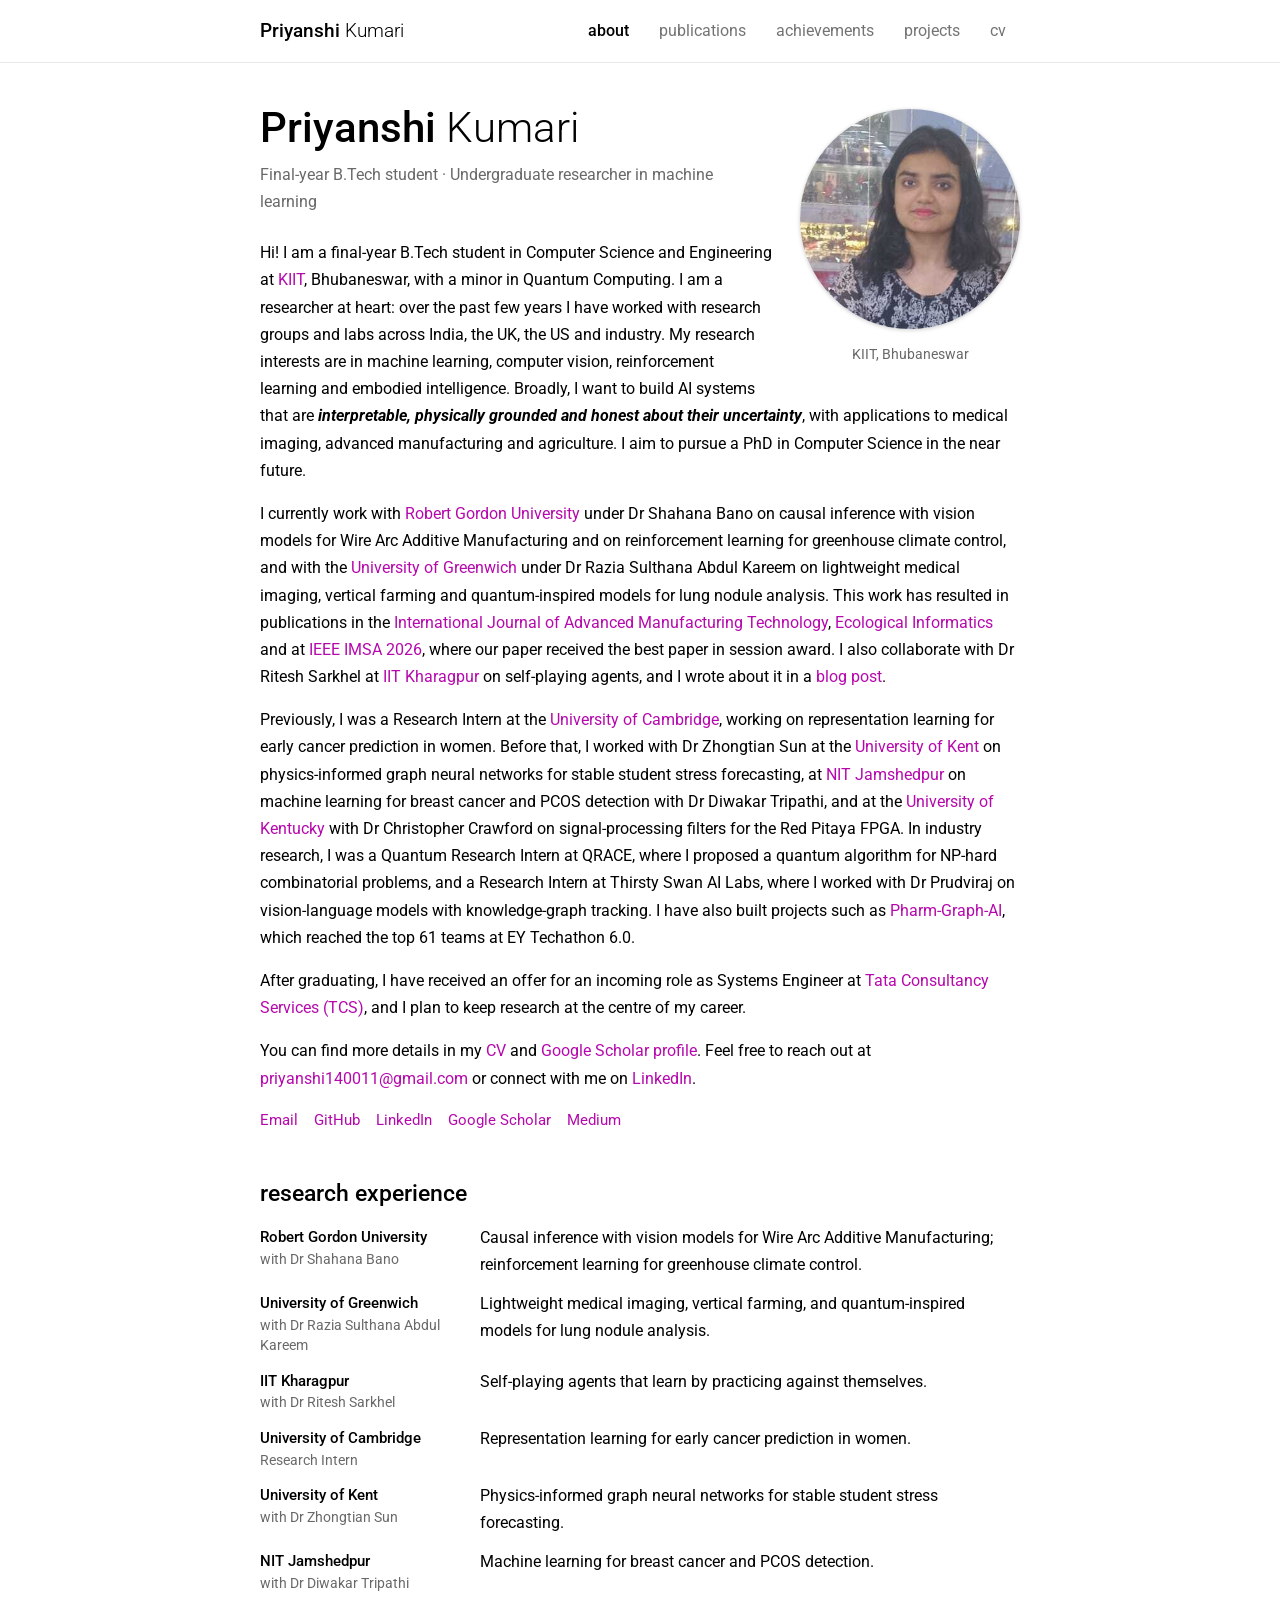
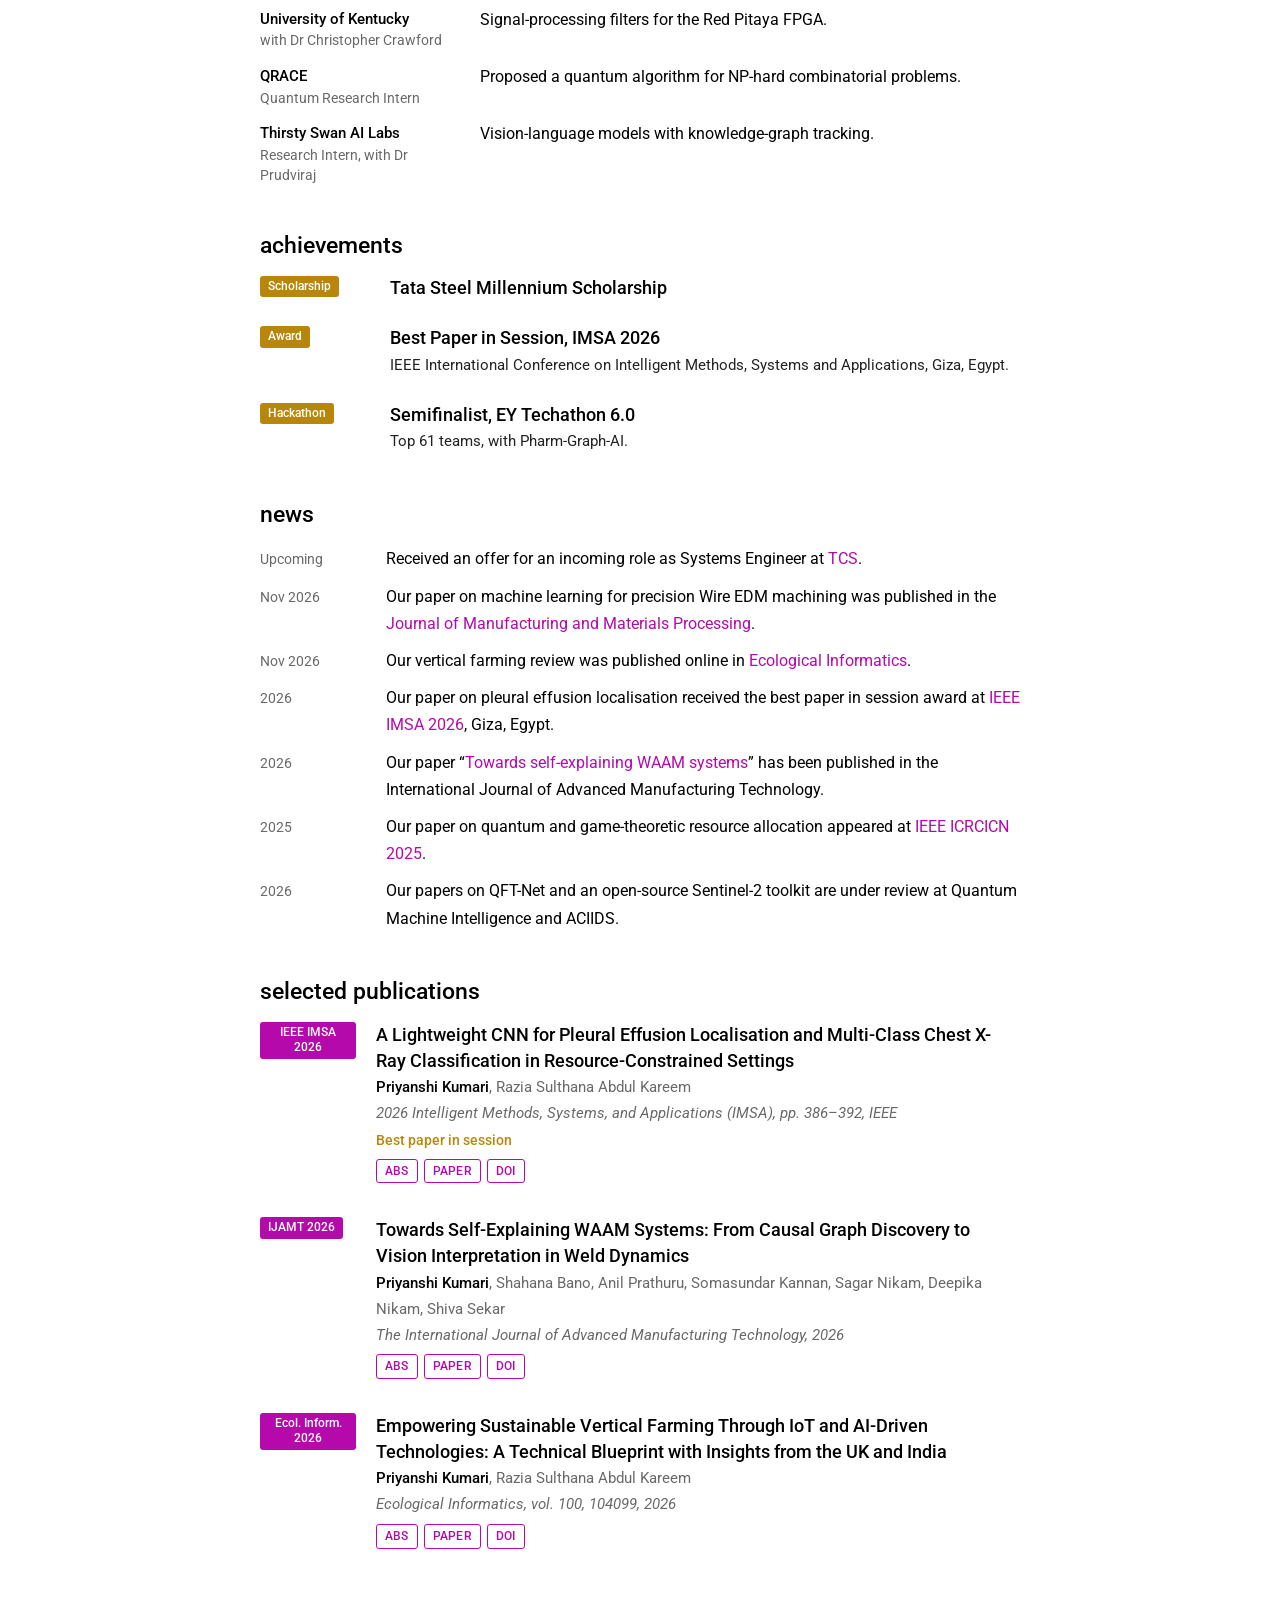
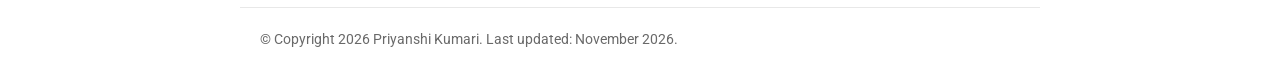
<file: index.html>
<!DOCTYPE html>
<html lang="en">
<head>
<meta charset="utf-8">
<meta name="viewport" content="width=device-width, initial-scale=1">
<title>Priyanshi Kumari</title>
<meta name="description" content="Priyanshi Kumari: final-year B.Tech student at KIIT working on interpretable machine learning, computer vision and reinforcement learning.">
<link rel="preconnect" href="https://fonts.googleapis.com">
<link href="https://fonts.googleapis.com/css2?family=Roboto:ital,wght@0,300;0,400;0,500;0,700;1,400&family=Roboto+Slab:wght@400;700&display=swap" rel="stylesheet">
<style>
:root{--ink:#000;--muted:#696969;--line:#e8e8e8;--accent:#b509ac;--soft:#f6f6f6}
*{box-sizing:border-box}
body{margin:0;background:#fff;color:var(--ink);font:400 16px/1.7 Roboto,Arial,sans-serif}
a{color:var(--accent);text-decoration:none}a:hover{text-decoration:underline}
a:focus-visible,button:focus-visible{outline:2px solid var(--accent);outline-offset:2px}
header{border-bottom:1px solid var(--line)}
.bar{max-width:800px;margin:0 auto;padding:0 20px;height:62px;display:flex;align-items:center;justify-content:space-between;gap:12px}
.brand{font-size:19px;font-weight:300;color:var(--ink)}
.brand b{font-weight:500}
.brand:hover{text-decoration:none}
nav{display:flex;gap:2px;flex-wrap:wrap}
nav a{color:rgba(0,0,0,.55);padding:8px 14px;font-size:16px}
nav a:hover{color:var(--ink);text-decoration:none}
nav a[aria-current="page"]{color:var(--ink);font-weight:500}
main{max-width:800px;margin:0 auto;padding:40px 20px 24px}
.view{display:none}.view.on{display:block}
h1{font-size:2.6rem;font-weight:300;margin:0 0 8px;line-height:1.2}
h1 b{font-weight:500}
h2{font-size:1.45rem;font-weight:500;margin:44px 0 16px;line-height:1.3}
h2 a{color:var(--ink)}
h3.post{font-size:1.15rem;font-weight:500;margin:0 0 2px;line-height:1.4}
.profile{float:right;width:220px;margin:6px 0 16px 28px;text-align:center}
.profile img{width:100%;height:auto;border-radius:50%;aspect-ratio:1/1;object-fit:cover;object-position:50% 20%;box-shadow:0 1px 4px rgba(0,0,0,.2)}
.profile .cap{font-size:.85rem;color:var(--muted);margin-top:8px;line-height:1.4}
.about p{margin:0 0 16px}
.social{margin:8px 0 0;font-size:.95rem;display:flex;flex-wrap:wrap;gap:4px 16px;clear:both}
.news{margin:0;display:grid;grid-template-columns:110px 1fr;gap:10px 16px}
.news dt{font-size:.88rem;font-weight:400;color:var(--muted);padding-top:3px}
.news dd{margin:0}
.exp{margin:0;display:grid;grid-template-columns:200px 1fr;gap:12px 20px}
.exp dt{font-size:.95rem;font-weight:500;color:var(--ink);line-height:1.5;padding-top:2px}
.exp dt span{display:block;font-weight:400;font-size:.85rem;color:var(--muted)}
.exp dd{margin:0}
.ach{list-style:none;margin:0;padding:0}
.ach li{display:grid;grid-template-columns:110px 1fr;gap:6px 20px;margin-bottom:24px;align-items:start}
.ach h3{font-size:1.1rem;font-weight:500;margin:0 0 2px;line-height:1.4}
.ach p{margin:0;color:#222;font-size:.95rem}
.pubs{list-style:none;margin:0;padding:0}
.pubs>li{display:grid;grid-template-columns:96px 1fr;gap:6px 20px;margin-bottom:34px}
.badge{display:inline-block;width:fit-content;height:fit-content;background:var(--accent);color:#fff;font-size:.75rem;font-weight:500;padding:3px 8px;border-radius:3px;text-align:center;line-height:1.3}
.badge.rev{background:#6c757d}
.badge.pre{background:#2f7d6d}
.badge.ach-b{background:#b8860b}
.pubs .au{font-size:.95rem;color:var(--muted)}
.pubs .au b{color:var(--ink);font-weight:500}
.pubs .ve{font-size:.95rem;font-style:italic;color:var(--muted)}
.pubs .aw{font-size:.88rem;font-weight:500;color:#b8860b;margin-top:2px}
.links{margin-top:6px;display:flex;flex-wrap:wrap;gap:6px}
.links a,.links button{font:500 .72rem Roboto,sans-serif;text-transform:uppercase;letter-spacing:.02em;color:var(--accent);background:#fff;border:1px solid var(--accent);border-radius:3px;padding:2px 8px;cursor:pointer;line-height:1.6}
.links a:hover,.links button:hover{background:var(--accent);color:#fff;text-decoration:none}
.links .on{background:var(--accent);color:#fff}
.abs{display:none;margin-top:10px;padding:12px 16px;background:var(--soft);border-left:3px solid var(--accent);font-size:.95rem;line-height:1.65;color:#222}
.abs.open{display:block}
.proj{margin-bottom:24px}
.proj p{margin:2px 0 0}
.cvframe{width:100%;height:80vh;min-height:520px;border:1px solid var(--line);margin-top:16px}
.btn{display:inline-block;border:1px solid var(--accent);color:var(--accent);border-radius:3px;padding:4px 14px;font-weight:500;font-size:.9rem}
.btn:hover{background:var(--accent);color:#fff;text-decoration:none}
footer{max-width:800px;margin:0 auto;padding:20px;border-top:1px solid var(--line);color:var(--muted);font-size:.88rem}
@media(max-width:640px){.profile{float:none;margin:0 auto 20px}h1{font-size:2.1rem}.news{grid-template-columns:1fr;gap:0}.news dd{margin-bottom:12px}.exp{grid-template-columns:1fr;gap:0}.exp dd{margin-bottom:14px}.ach li{grid-template-columns:1fr}.pubs>li{grid-template-columns:1fr}}
</style>
</head>
<body>
<header><div class="bar">
 <a class="brand" href="#about"><b>Priyanshi</b> Kumari</a>
 <nav aria-label="Pages"><a href="#about" data-v="about">about</a><a href="#publications" data-v="publications">publications</a><a href="#achievements" data-v="achievements">achievements</a><a href="#projects" data-v="projects">projects</a><a href="#cv" data-v="cv">cv</a></nav>
</div></header>

<main>

<div class="view" id="v-about" data-title="about">
 <div class="about">
  <div class="profile">
   <img alt="Portrait of Priyanshi Kumari" width="220" height="220" src="[data-uri]" >
   <div class="cap">KIIT, Bhubaneswar</div>
  </div>
  <h1><b>Priyanshi</b> Kumari</h1>
  <p style="color:var(--muted);margin-bottom:24px">Final-year B.Tech student · Undergraduate researcher in machine learning</p>

  <p>Hi! I am a final-year B.Tech student in Computer Science and Engineering at <a href="https://kiit.ac.in/">KIIT</a>, Bhubaneswar, with a minor in Quantum Computing. I am a researcher at heart: over the past few years I have worked with research groups and labs across India, the UK, the US and industry. My research interests are in machine learning, computer vision, reinforcement learning and embodied intelligence. Broadly, I want to build AI systems that are <em><strong>interpretable, physically grounded and honest about their uncertainty</strong></em>, with applications to medical imaging, advanced manufacturing and agriculture. I aim to pursue a PhD in Computer Science in the near future.</p>

  <p>I currently work with <a href="https://www.rgu.ac.uk/">Robert Gordon University</a> under Dr Shahana Bano on causal inference with vision models for Wire Arc Additive Manufacturing and on reinforcement learning for greenhouse climate control, and with the <a href="https://www.gre.ac.uk/">University of Greenwich</a> under Dr Razia Sulthana Abdul Kareem on lightweight medical imaging, vertical farming and quantum-inspired models for lung nodule analysis. This work has resulted in publications in the <a href="https://link.springer.com/article/10.1007/s00170-026-19472-w">International Journal of Advanced Manufacturing Technology</a>, <a href="https://www.sciencedirect.com/science/article/pii/S1574954126005078">Ecological Informatics</a> and at <a href="https://ieeexplore.ieee.org/abstract/document/11700259">IEEE IMSA 2026</a>, where our paper received the best paper in session award. I also collaborate with Dr Ritesh Sarkhel at <a href="https://www.iitkgp.ac.in/">IIT Kharagpur</a> on self-playing agents, and I wrote about it in a <a href="https://medium.com/@2305797/self-playing-agents-how-ai-learns-by-practicing-against-itself-79ac9955c31b">blog post</a>.</p>

  <p>Previously, I was a Research Intern at the <a href="https://www.cam.ac.uk/">University of Cambridge</a>, working on representation learning for early cancer prediction in women. Before that, I worked with Dr Zhongtian Sun at the <a href="https://www.kent.ac.uk/">University of Kent</a> on physics-informed graph neural networks for stable student stress forecasting, at <a href="https://www.nitjsr.ac.in/">NIT Jamshedpur</a> on machine learning for breast cancer and PCOS detection with Dr Diwakar Tripathi, and at the <a href="https://www.uky.edu/">University of Kentucky</a> with Dr Christopher Crawford on signal-processing filters for the Red Pitaya FPGA. In industry research, I was a Quantum Research Intern at QRACE, where I proposed a quantum algorithm for NP-hard combinatorial problems, and a Research Intern at Thirsty Swan AI Labs, where I worked with Dr Prudviraj on vision-language models with knowledge-graph tracking. I have also built projects such as <a href="https://github.com/Priyuan/pharmGraph">Pharm-Graph-AI</a>, which reached the top 61 teams at EY Techathon 6.0.</p>

  <p>After graduating, I have received an offer for an incoming role as Systems Engineer at <a href="https://www.tcs.com/">Tata Consultancy Services (TCS)</a>, and I plan to keep research at the centre of my career.</p>

  <p>You can find more details in my <a href="#cv">CV</a> and <a href="https://scholar.google.com/citations?user=3JLa34oAAAAJ&amp;hl=en">Google Scholar profile</a>. Feel free to reach out at <a href="mailto:priyanshi140011@gmail.com">priyanshi140011@gmail.com</a> or connect with me on <a href="https://www.linkedin.com/in/priyanshi-kumari-ab22242b3/">LinkedIn</a>.</p>

  <div class="social"><a href="mailto:priyanshi140011@gmail.com">Email</a><a href="https://github.com/Priyuan">GitHub</a><a href="https://www.linkedin.com/in/priyanshi-kumari-ab22242b3/">LinkedIn</a><a href="https://scholar.google.com/citations?user=3JLa34oAAAAJ&amp;hl=en">Google Scholar</a><a href="https://medium.com/@2305797/self-playing-agents-how-ai-learns-by-practicing-against-itself-79ac9955c31b">Medium</a></div>
 </div>

 <h2>research experience</h2>
 <dl class="exp">
  <dt>Robert Gordon University<span>with Dr Shahana Bano</span></dt><dd>Causal inference with vision models for Wire Arc Additive Manufacturing; reinforcement learning for greenhouse climate control.</dd>
  <dt>University of Greenwich<span>with Dr Razia Sulthana Abdul Kareem</span></dt><dd>Lightweight medical imaging, vertical farming, and quantum-inspired models for lung nodule analysis.</dd>
  <dt>IIT Kharagpur<span>with Dr Ritesh Sarkhel</span></dt><dd>Self-playing agents that learn by practicing against themselves.</dd>
  <dt>University of Cambridge<span>Research Intern</span></dt><dd>Representation learning for early cancer prediction in women.</dd>
  <dt>University of Kent<span>with Dr Zhongtian Sun</span></dt><dd>Physics-informed graph neural networks for stable student stress forecasting.</dd>
  <dt>NIT Jamshedpur<span>with Dr Diwakar Tripathi</span></dt><dd>Machine learning for breast cancer and PCOS detection.</dd>
  <dt>University of Kentucky<span>with Dr Christopher Crawford</span></dt><dd>Signal-processing filters for the Red Pitaya FPGA.</dd>
  <dt>QRACE<span>Quantum Research Intern</span></dt><dd>Proposed a quantum algorithm for NP-hard combinatorial problems.</dd>
  <dt>Thirsty Swan AI Labs<span>Research Intern, with Dr Prudviraj</span></dt><dd>Vision-language models with knowledge-graph tracking.</dd>
 </dl>

 <h2><a href="#achievements">achievements</a></h2>
 <ul class="ach">
  <li><span class="badge ach-b">Scholarship</span><div><h3>Tata Steel Millennium Scholarship</h3></div></li>
  <li><span class="badge ach-b">Award</span><div><h3>Best Paper in Session, IMSA 2026</h3><p>IEEE International Conference on Intelligent Methods, Systems and Applications, Giza, Egypt.</p></div></li>
  <li><span class="badge ach-b">Hackathon</span><div><h3>Semifinalist, EY Techathon 6.0</h3><p>Top 61 teams, with Pharm-Graph-AI.</p></div></li>
 </ul>

 <h2>news</h2>
 <dl class="news">
  <dt>Upcoming</dt><dd>Received an offer for an incoming role as Systems Engineer at <a href="https://www.tcs.com/">TCS</a>.</dd>
  <dt>Nov 2026</dt><dd>Our paper on machine learning for precision Wire EDM machining was published in the <a href="https://www.mdpi.com/2504-4494/10/11/505">Journal of Manufacturing and Materials Processing</a>.</dd>
  <dt>Nov 2026</dt><dd>Our vertical farming review was published online in <a href="https://www.sciencedirect.com/science/article/pii/S1574954126005078">Ecological Informatics</a>.</dd>
  <dt>2026</dt><dd>Our paper on pleural effusion localisation received the best paper in session award at <a href="https://ieeexplore.ieee.org/abstract/document/11700259">IEEE IMSA 2026</a>, Giza, Egypt.</dd>
  <dt>2026</dt><dd>Our paper “<a href="https://link.springer.com/article/10.1007/s00170-026-19472-w">Towards self-explaining WAAM systems</a>” has been published in the International Journal of Advanced Manufacturing Technology.</dd>
  <dt>2025</dt><dd>Our paper on quantum and game-theoretic resource allocation appeared at <a href="https://ieeexplore.ieee.org/abstract/document/11364802/">IEEE ICRCICN 2025</a>.</dd>
  <dt>2026</dt><dd>Our papers on QFT-Net and an open-source Sentinel-2 toolkit are under review at Quantum Machine Intelligence and ACIIDS.</dd>
 </dl>

 <h2><a href="#publications">selected publications</a></h2>
 <ul class="pubs" id="selected"></ul>
</div>

<div class="view" id="v-publications" data-title="publications">
 <h1>publications</h1>
 <p style="color:var(--muted)">An up-to-date list is on <a href="https://scholar.google.com/citations?user=3JLa34oAAAAJ&amp;hl=en">Google Scholar</a>.</p>
 <h2>published</h2>
 <ul class="pubs" id="pub-list"></ul>
 <div id="pre-wrap">
  <h2>preprints</h2>
  <ul class="pubs" id="pre-list"></ul>
 </div>
 <h2>under review</h2>
 <ul class="pubs" id="rev-list"></ul>
</div>

<div class="view" id="v-achievements" data-title="achievements">
 <h1>achievements</h1>
 <ul class="ach" style="margin-top:24px">
  <li><span class="badge ach-b">Scholarship</span><div><h3>Tata Steel Millennium Scholarship</h3></div></li>
  <li><span class="badge ach-b">Award</span><div><h3>Best Paper in Session, IMSA 2026</h3><p>Awarded at the IEEE International Conference on Intelligent Methods, Systems and Applications (IMSA 2026), Giza, Egypt, for “A Lightweight CNN for Pleural Effusion Localisation and Multi-Class Chest X-Ray Classification in Resource-Constrained Settings”.</p></div></li>
  <li><span class="badge ach-b">Hackathon</span><div><h3>Semifinalist, EY Techathon 6.0</h3><p>Reached the top 61 teams with <a href="https://github.com/Priyuan/pharmGraph">Pharm-Graph-AI</a>, an agentic AI platform for drug repurposing research.</p></div></li>
 </ul>
</div>

<div class="view" id="v-projects" data-title="projects">
 <h1>projects</h1>
 <div class="proj"><h3 class="post"><a href="https://github.com/Priyuan/pharmGraph">Pharm-Graph-AI</a></h3><p>An agentic AI platform that automates drug repurposing research. A master agent coordinates seven worker agents that search PubMed, clinical trials, patents and market data, and a knowledge graph visualizes drug-disease relationships. Top 61 teams at EY Techathon 6.0.</p></div>
 <div class="proj"><h3 class="post"><a href="https://github.com/Priyuan/myntra-project24">AI-driven fashion trend prediction and virtual try-on</a></h3><p>Forecasts upcoming styles from social media, retail and web data, and lets shoppers try outfits with AR/VR. Built for Myntra HackerRamp WeForShe.</p></div>
 <div class="proj"><h3 class="post"><a href="https://github.com/Priyuan/open_source">sentinel2-processor</a></h3><p>An open-source Python package and desktop GUI for turning Sentinel-2 products into composites and spectral indices, with a fusion model for land-suitability scoring.</p></div>
 <div class="proj"><h3 class="post"><a href="https://github.com/Priyuan/Student-Attendance">Student Attendance</a></h3><p>A face-detection website that records student attendance.</p></div>
 <p>More on <a href="https://github.com/Priyuan">GitHub</a>.</p>
</div>

<div class="view" id="v-cv" data-title="cv">
 <h1>cv</h1>
 <p><a class="btn" href="Priyanshi_Kumari_CV.pdf" target="_blank" rel="noopener">Download PDF</a></p>
 <iframe class="cvframe" title="Priyanshi Kumari CV" src="Priyanshi_Kumari_CV.pdf"></iframe>
</div>

</main>
<footer>© Copyright 2026 Priyanshi Kumari. Last updated: November 2026.</footer>

<script>
(function(){
 var ME='Priyanshi Kumari';
 var CODE_FALLBACK='https://github.com/Priyuan';
 var pubs=[
  {v:'IEEE IMSA 2026',
   t:'A Lightweight CNN for Pleural Effusion Localisation and Multi-Class Chest X-Ray Classification in Resource-Constrained Settings',
   a:[ME,'Razia Sulthana Abdul Kareem'],
   ve:'2026 Intelligent Methods, Systems, and Applications (IMSA), pp. 386–392, IEEE',
   aw:'Best paper in session',
   paper:'https://ieeexplore.ieee.org/abstract/document/11700259',
   doi:'https://doi.org/10.1109/IMSA70415.2026.11700259',
   sel:1,
   abs:'Chest X-ray is a fast, affordable first-line diagnostic for respiratory conditions such as pneumonia, tuberculosis, COVID-19 and pleural effusion, but radiologists are scarce in many settings. We evaluate deep learning on two chest X-ray tasks: (a) pleural effusion detection with a lightweight MobileNet and a heavier DenseNet-101, both trained to produce bounding boxes that localise affected regions, and (b) four-class classification (normal, pneumonia, tuberculosis, COVID-19) with DenseNet-101. Experiments use the NIH Chest X-ray (bounding-box) and LungXrays Grayscale datasets. Grad-CAM heatmaps provide interpretability; on a representative test image labelled “no effusion”, both models flagged a fluid-related finding (probability 0.593 for DenseNet-101), illustrating how hard subtle pleural abnormalities are. DenseNet-101 reached AUCs of 0.96 for tuberculosis, 0.94 for normal, 0.87 for pneumonia and 0.79 for COVID-19. MobileNet was evaluated and optimised for CPU-only inference, making it suitable for resource-constrained clinical environments; on a balanced test set of 2,193 images it reached an accuracy of 62.0% and an AUC of 0.6869 for effusion detection.'},
  {v:'IJAMT 2026',
   t:'Towards Self-Explaining WAAM Systems: From Causal Graph Discovery to Vision Interpretation in Weld Dynamics',
   a:[ME,'Shahana Bano','Anil Prathuru','Somasundar Kannan','Sagar Nikam','Deepika Nikam','Shiva Sekar'],
   ve:'The International Journal of Advanced Manufacturing Technology, 2026',
   paper:'https://link.springer.com/article/10.1007/s00170-026-19472-w',
   doi:'https://doi.org/10.1007/s00170-026-19472-w',
   sel:1,
   abs:'Reliable real-time monitoring of weld quality is essential for industrial adoption of wire arc additive manufacturing (WAAM), because unstable arc and melt-pool behaviour produces defects that are costly to find after deposition. We propose the Causal Fusion Transformer with a vision–language module (CFT+VLM). Here, causal fusion means that the relationship between modalities follows the physical order of the process: process parameters (current, voltage, wire feed speed, travel speed) lead to melt-pool video features, which lead to weld events detected by YOLOv8 (bead formation, spatter and fire spark). The framework was evaluated on 3,344 video clips from 11 WAAM deposition conditions. It produced well-separated latent clusters (silhouette score 0.70) and classified three pseudo-quality classes with an accuracy of 0.76, an F1 score of 0.7652 and an AUC of 0.8681. Grad-CAM maps and a causal graph link the predictions to the arc and melt-pool regions and to the process parameters, giving an interpretable basis for automated WAAM quality monitoring.'},
  {v:'Ecol. Inform. 2026',
   t:'Empowering Sustainable Vertical Farming Through IoT and AI-Driven Technologies: A Technical Blueprint with Insights from the UK and India',
   a:[ME,'Razia Sulthana Abdul Kareem'],
   ve:'Ecological Informatics, vol. 100, 104099, 2026',
   paper:'https://www.sciencedirect.com/science/article/pii/S1574954126005078',
   doi:'https://doi.org/10.1016/j.ecoinf.2026.104099',
   sel:1,
   abs:'Rapid urbanisation and shrinking arable land call for alternative agricultural paradigms, and vertical farming with IoT-enabled artificial intelligence has emerged as a viable, sustainable option. This review creates a roadmap for next-generation vertical farming around three pillars: (i) infrastructure and systems, covering hydroponic, aeroponic, aquaponic and hybrid technologies and their operational parameters and sustainability metrics; (ii) digital integration, covering multilayered IoT frameworks, sensor networks, robotics and automation combined with machine learning, deep learning and digital twins for precise environmental control; and (iii) policy and techno-economic frameworks, with a comparative analysis of the UK and Indian landscapes covering climate, energy infrastructure, market structures and regulation. The paper also proposes a next-generation cyber–physical vertical farming architecture and policy roadmaps for scalable, resilient and climate-adaptive systems. The review follows the PRISMA framework, with 246 studies included after systematic screening.'},
  {v:'JMMP 2026',
   t:'An Intelligent Approach for Predicting Precision Machining of Wire EDM Process Using Machine Learning',
   a:['Shahana Bano','Muhammad Younas','Taimoor Asim',ME,'Priyanshu Mishra'],
   ve:'Journal of Manufacturing and Materials Processing, 10(11):505, 2026',
   paper:'https://www.mdpi.com/2504-4494/10/11/505',
   doi:'https://doi.org/10.3390/jmmp10110505',
   abs:'This paper presents a comparative, machine-learning-based study of Wire EDM parameter optimisation for AISI D2 tool steel. Four progressively developed frameworks are evaluated: baseline data-driven, realistic data-driven, physics-constrained, and hybrid physics-informed optimisation (the last two use physically motivated bounds and penalties on the predicted responses rather than first-principles simulation). The optimisation targets power consumption, surface roughness, tool wear rate and kerf width, and, in the physics-informed frameworks, material removal rate, over pulse-on time, pulse-off time, servo voltage and wire tension. All models were built from 16 experimental runs; leave-one-out cross-validation gave R² of 0.74–0.98 for random-forest and quadratic surrogates and 0.25–0.63 for the three-nearest-neighbour model used in the dashboard. The hybrid framework, using confidence-weighted surrogates, predicted a material removal rate increase of about 183% (0.78 to 2.22 mm³/min) at ON = 2 µs, OFF = 16 µs, SV = 50 V and WT = 12 kg, at the cost of higher power, tool wear, roughness and kerf; an intermediate confidence level (0.7) gave the most balanced Pareto trade-off. An interactive EDM dashboard supports instant process exploration. The reported optima are model predictions and have not yet been confirmed experimentally.'},
  {v:'ICRCICN 2025',
   t:'Dynamic Resource Allocation Using Quantum Algorithm and Game Theoretic Approach',
   a:['Anjan Bandyopadhyay',ME,'Debolina Ghosh','Mahendra Kumar Gourisaria','Parthasarathi Pattnayak','Sayan Ghosh'],
   ve:'2025 Seventh International Conference on Research in Computational Intelligence and Communication Networks (ICRCICN), pp. 90–95, IEEE',
   paper:'https://ieeexplore.ieee.org/abstract/document/11364802/',
   doi:'https://doi.org/10.1109/ICRCICN68210.2025.11364802',
   abs:'Dynamic resource allocation is a decisive problem in cloud, edge and fog computing and the Internet of Things, where resources are heterogeneous, control is decentralised and load changes quickly. We propose a hybrid quantum–game-theoretic model that combines quantum optimisation with multi-agent game theory. A price-motivated quantum game-theoretic model governs the strategic interaction of rational agents while maintaining stability, autonomy and equilibrium. The allocation problem is formulated as a Quadratic Unconstrained Binary Optimisation (QUBO) problem and solved with the Quantum Approximate Optimization Algorithm (QAOA), followed by best-response refinement among agents. Simulations in cloud, fog and edge environments (10–50 agents, QAOA depth 1–3, implemented in Cirq) show gains over random-search and greedy baselines in utility, fairness and throughput.'}
 ];
 /* PREPRINTS: add entries here, one per preprint, copied from Google Scholar. Example:
  {v:'arXiv',t:'Paper title',a:[ME,'Co-author'],ve:'arXiv preprint arXiv:XXXX.XXXXX, 2026',paper:'https://arxiv.org/abs/XXXX.XXXXX',abs:'Abstract text.'}
 The "preprints" heading stays hidden while this list is empty. */
 var pres=[];
 var revs=[
  {v:'Under review',t:'QFT-Net: A Quantum-Inspired, Fractal and Topological Deep Learning Framework for Pulmonary Nodule Characterization',a:[ME,'Razia Sulthana Abdul Kareem'],ve:'Under review at Quantum Machine Intelligence',code:CODE_FALLBACK,sel:1,
   abs:'Early and reliable characterization of pulmonary nodules from computed tomography is essential for improving lung cancer diagnosis. This study presents QFT-Net, a unified deep learning framework that integrates four complementary paradigms for interpretable nodule characterization: a quantum-inspired state space encoder with learnable rotation and entanglement operations, a multiscale fractal attention mechanism, topological persistence pooling for shape-invariant descriptors, and a chaos-theoretic uncertainty module based on Lyapunov exponents and Kolmogorov entropy. These are combined with concept-bottleneck learning, prototype-based reasoning and an entropy-based safety filter that defers uncertain predictions to clinical experts. On a subset of LIDC-IDRI with multi-radiologist consensus nodules, 5-fold cross-validation yields a mean AUC-ROC of 0.946 ± 0.030, with an out-of-fold accuracy of 86.98% and an F1-score of 83.2%. The topological β1 feature differs markedly between benign and malignant cases (0.23 vs. 0.61, p < 0.001), supporting topological descriptors as interpretable morphological biomarkers.'},
  {v:'Under review',t:'An Open-Source Interactive Processor and Dual-Branch Fusion Model for Sentinel-2 Land-Suitability Mapping',a:[ME,'Razia Sulthana Abdul Kareem'],ve:'Under review at ACIIDS',code:'https://github.com/Priyuan/open_source',sel:1,
   abs:'Operational use of Sentinel-2 imagery for land-suitability assessment is obstructed by the lack of light-weight, analyst-facing tools and by the difficulty of combining pixel-level texture with per-patch radiometric statistics into one calibrated score. We present sentinel2-processor, a pip-installable Python package and desktop GUI that loads a Level-1C SAFE product and renders True-Color, False-Color, NDVI and NDWI views, and a dual-branch fusion model that couples a convolutional image branch with a tabular branch of spectral-index statistics. Applied to a 10,980 × 10,980-pixel tile over coastal Odisha, the fused model tracks the heuristic suitability label with Pearson r = 0.997. 86.8% of patches were flagged as heavily clouded, and no patch reached the Suitable class, showing that pre-monsoon cloud contamination dominates the score.'}
 ];
 function esc(s){var d=document.createElement('div');d.textContent=s;return d.innerHTML}
 function item(p,i,pre){
  var id=pre+i,au=p.a.map(function(n){return n===ME?'<b>'+esc(n)+'</b>':esc(n)}).join(', ');
  var cls=p.v==='Under review'?' rev':(p.v==='arXiv'||p.v==='Preprint'?' pre':'');
  var li=document.createElement('li');
  li.innerHTML='<span class="badge'+cls+'">'+esc(p.v)+'</span><div><h3 class="post">'+esc(p.t)+'</h3><div class="au">'+au+'</div><div class="ve">'+esc(p.ve)+'</div>'+(p.aw?'<div class="aw">'+esc(p.aw)+'</div>':'')+'<div class="links">'+(p.abs?'<button type="button" aria-expanded="false" aria-controls="'+id+'">Abs</button>':'')+(p.paper?'<a href="'+p.paper+'">Paper</a>':'')+(p.doi?'<a href="'+p.doi+'">DOI</a>':'')+(p.code?'<a href="'+p.code+'">Code</a>':'')+'</div>'+(p.abs?'<div class="abs" id="'+id+'">'+esc(p.abs)+'</div>':'')+'</div>';
  var b=li.querySelector('button'),box=li.querySelector('.abs');
  if(b&&box)b.addEventListener('click',function(){var o=box.classList.toggle('open');b.classList.toggle('on',o);b.setAttribute('aria-expanded',o)});
  return li;
 }
 var all=pubs.concat(pres).concat(revs);
 pubs.forEach(function(p,i){document.getElementById('pub-list').appendChild(item(p,i,'p'))});
 pres.forEach(function(p,i){document.getElementById('pre-list').appendChild(item(p,i,'x'))});
 document.getElementById('pre-wrap').style.display=pres.length?'block':'none';
 revs.forEach(function(p,i){document.getElementById('rev-list').appendChild(item(p,i,'r'))});
 all.filter(function(p){return p.sel}).slice(0,3).forEach(function(p,i){document.getElementById('selected').appendChild(item(p,i,'s'))});

 var views=[].slice.call(document.querySelectorAll('.view'));
 var order=views.map(function(v){return v.id.slice(2)});
 var titles={};views.forEach(function(v){titles[v.id.slice(2)]=v.getAttribute('data-title')});
 function show(){
  var h=(location.hash||'').slice(1);if(order.indexOf(h)<0)h='about';
  order.forEach(function(n){document.getElementById('v-'+n).classList.toggle('on',n===h)});
  [].forEach.call(document.querySelectorAll('nav a'),function(a){if(a.getAttribute('data-v')===h)a.setAttribute('aria-current','page');else a.removeAttribute('aria-current')});
  document.title=(h==='about'?'':titles[h]+' · ')+'Priyanshi Kumari';
  window.scrollTo(0,0);
 }
 window.addEventListener('hashchange',show);show();
})();
</script>
</body>
</html>
</file>
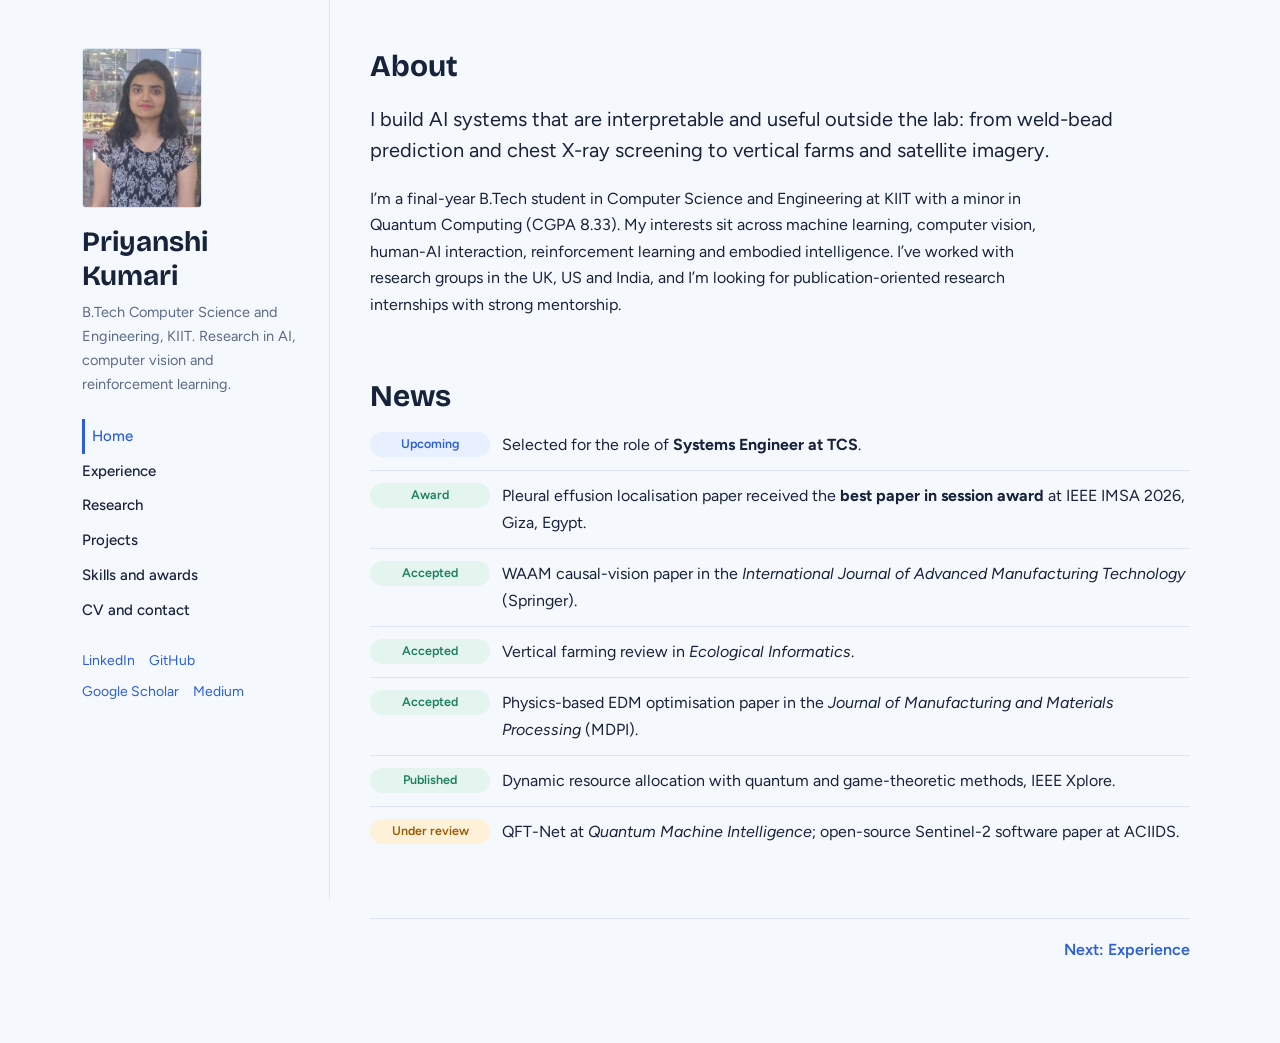
<file: Priyanshi Kumari · AI Researcher (1).html>
<!DOCTYPE html>
<html lang="en">
<head>
<meta charset="utf-8">
<meta name="viewport" content="width=device-width, initial-scale=1, viewport-fit=cover">
<title>Priyanshi Kumari · AI Researcher</title>
<link rel="preconnect" href="https://fonts.googleapis.com">
<link href="https://fonts.googleapis.com/css2?family=Bricolage+Grotesque:wght@500;700&family=Figtree:wght@400;500;600&display=swap" rel="stylesheet">
<style>
:root{--bg:#f5f8fc;--panel:#ffffff;--ink:#17233b;--muted:#5b6b86;--line:#dce5f1;--accent:#2b5fd9;--tint:#e8f0ff;--ok:#1d7f5c;--okt:#e3f5ee;--warn:#9a5b00;--warnt:#fff1d9;
box-sizing:border-box;padding-top:env(safe-area-inset-top,0px);padding-bottom:env(safe-area-inset-bottom,0px)}
@media (prefers-color-scheme:dark){:root:not([data-theme="light"]){--bg:#0f1626;--panel:#162036;--ink:#e8eefb;--muted:#9fb0cc;--line:#263554;--accent:#7ea6ff;--tint:#1c2c52;--ok:#6fd4ae;--okt:#14332b;--warn:#f2b45a;--warnt:#3a2b10}}
:root[data-theme="dark"]{--bg:#0f1626;--panel:#162036;--ink:#e8eefb;--muted:#9fb0cc;--line:#263554;--accent:#7ea6ff;--tint:#1c2c52;--ok:#6fd4ae;--okt:#14332b;--warn:#f2b45a;--warnt:#3a2b10}
html{scroll-padding-top:env(safe-area-inset-top,0px);scroll-behavior:smooth}
*{box-sizing:border-box}
body{margin:0;background:var(--bg);color:var(--ink);font:400 16px/1.65 Figtree,system-ui,sans-serif}
a{color:var(--accent);text-decoration:none}a:hover{text-decoration:underline}
a:focus-visible{outline:2px solid var(--accent);outline-offset:2px;border-radius:3px}
h1,h2,h3{font-family:"Bricolage Grotesque",Figtree,sans-serif;line-height:1.2;margin:0}
.wrap{display:grid;grid-template-columns:280px minmax(0,1fr);max-width:1180px;margin:0 auto}
aside{position:sticky;top:0;align-self:start;height:100vh;padding:48px 32px;border-right:1px solid var(--line)}
.photo{display:block;width:120px;height:160px;object-fit:cover;border-radius:4px;border:1px solid var(--line);margin-bottom:18px}
.avatar{width:84px;height:84px;border-radius:50%;background:var(--accent);color:#fff;display:grid;place-items:center;font:700 32px "Bricolage Grotesque",sans-serif;margin-bottom:18px}
aside h1{font-size:28px}
aside p{color:var(--muted);font-size:14.5px;margin:8px 0 22px}
nav a{display:block;color:var(--ink);padding:5px 0;font-weight:500;font-size:15px}
nav a:hover{color:var(--accent);text-decoration:none}
.social{margin-top:22px;display:flex;flex-wrap:wrap;gap:8px 14px;font-size:14px}
main{padding:48px 40px 80px}
section{margin-bottom:60px}
section>h2{font-size:30px;margin-bottom:6px}
.lead{font-size:20px;line-height:1.55;max-width:62ch}
.sub{color:var(--muted);margin:0 0 22px}
h3{font-size:18px}
.card{background:var(--panel);border:1px solid var(--line);border-radius:12px;padding:20px 22px;margin-bottom:14px}
.row{display:flex;justify-content:space-between;gap:12px;flex-wrap:wrap;align-items:baseline}
.when{color:var(--muted);font-size:14px}
.org{color:var(--muted);font-size:14.5px;margin:2px 0 8px}
.card p{margin:6px 0 0;max-width:72ch}
.tag{display:inline-block;font-size:12.5px;font-weight:600;padding:2px 10px;border-radius:99px;background:var(--tint);color:var(--accent);margin:8px 6px 0 0}
.tag.ok{background:var(--okt);color:var(--ok)}.tag.rev{background:var(--warnt);color:var(--warn)}
.news{list-style:none;padding:0;margin:0}
.news li{display:grid;grid-template-columns:120px 1fr;gap:12px;padding:12px 0;border-bottom:1px solid var(--line)}
.news li:last-child{border:0}
.chip{font-size:12.5px;font-weight:600;padding:2px 10px;border-radius:99px;height:fit-content;text-align:center}
.chip.a{background:var(--okt);color:var(--ok)}.chip.u{background:var(--tint);color:var(--accent)}.chip.r{background:var(--warnt);color:var(--warn)}
.grid{display:grid;grid-template-columns:repeat(auto-fill,minmax(250px,1fr));gap:14px}
.grid .card{margin:0}
.skills dt{font-weight:600;margin-top:14px}
.skills dd{margin:4px 0 0;color:var(--muted)}
.skills span{display:inline-block;border:1px solid var(--line);background:var(--panel);color:var(--ink);border-radius:8px;padding:1px 10px;margin:4px 6px 0 0;font-size:14px}
.view{display:none}.view.on{display:block}
nav a[aria-current="page"]{color:var(--accent);box-shadow:inset 3px 0 0 var(--accent);padding-left:10px}
.btn{display:inline-block;background:var(--accent);color:#fff;padding:8px 18px;border-radius:6px;font-weight:600}
.btn:hover{text-decoration:none;opacity:.9}
.pager{display:flex;justify-content:space-between;gap:12px;border-top:1px solid var(--line);padding-top:18px;margin-top:10px;font-weight:600}
@media(max-width:860px){nav a[aria-current="page"]{box-shadow:none;padding-left:0;text-decoration:underline}}
footer{color:var(--muted);font-size:14px}
@media(max-width:860px){
 .wrap{display:block}
 aside{position:static;height:auto;border:0;border-bottom:1px solid var(--line);padding:28px 20px}
 nav{display:flex;flex-wrap:wrap;gap:2px 16px}
 main{padding:28px 20px 60px}
 .news li{grid-template-columns:1fr;gap:4px}
}
</style>
</head>
<body>
<div class="wrap">
<aside>
 <img class="photo" alt="Portrait of Priyanshi Kumari" width="120" height="160" src="[data-uri]">
 <h1>Priyanshi Kumari</h1>
 <p>B.Tech Computer Science and Engineering, KIIT. Research in AI, computer vision and reinforcement learning.</p>
 <nav aria-label="Pages"><a href="#home" data-v="home">Home</a><a href="#experience" data-v="experience">Experience</a><a href="#research" data-v="research">Research</a><a href="#projects" data-v="projects">Projects</a><a href="#skills" data-v="skills">Skills and awards</a><a href="#cv" data-v="cv">CV and contact</a></nav>
 <div class="social">
  <a href="https://www.linkedin.com/in/priyanshi-kumari-ab22242b3/">LinkedIn</a>
  <a href="https://github.com/Priyuan">GitHub</a>
  <a href="https://scholar.google.com/citations?user=3JLa34oAAAAJ&amp;hl=en">Google Scholar</a>
  <a href="https://medium.com/@2305797/self-playing-agents-how-ai-learns-by-practicing-against-itself-79ac9955c31b">Medium</a>
 </div>
</aside>

<main>
<div class="view" id="v-home" data-title="Home">
<section id="about">
 <h2>About</h2>
 <p class="lead">I build AI systems that are interpretable and useful outside the lab: from weld-bead prediction and chest X-ray screening to vertical farms and satellite imagery.</p>
 <p style="max-width:68ch">I’m a final-year B.Tech student in Computer Science and Engineering at KIIT with a minor in Quantum Computing (CGPA 8.33). My interests sit across machine learning, computer vision, human-AI interaction, reinforcement learning and embodied intelligence. I’ve worked with research groups in the UK, US and India, and I’m looking for publication-oriented research internships with strong mentorship.</p>
</section>

<section id="news">
 <h2>News</h2>
 <ul class="news">
  <li><span class="chip u">Upcoming</span><span>Selected for the role of <strong>Systems Engineer at TCS</strong>.</span></li>
  <li><span class="chip a">Award</span><span>Pleural effusion localisation paper received the <strong>best paper in session award</strong> at IEEE IMSA 2026, Giza, Egypt.</span></li>
  <li><span class="chip a">Accepted</span><span>WAAM causal-vision paper in the <em>International Journal of Advanced Manufacturing Technology</em> (Springer).</span></li>
  <li><span class="chip a">Accepted</span><span>Vertical farming review in <em>Ecological Informatics</em>.</span></li>
  <li><span class="chip a">Accepted</span><span>Physics-based EDM optimisation paper in the <em>Journal of Manufacturing and Materials Processing</em> (MDPI).</span></li>
  <li><span class="chip a">Published</span><span>Dynamic resource allocation with quantum and game-theoretic methods, IEEE Xplore.</span></li>
  <li><span class="chip r">Under review</span><span>QFT-Net at <em>Quantum Machine Intelligence</em>; open-source Sentinel-2 software paper at ACIIDS.</span></li>
 </ul>
</section>
</div>

<div class="view" id="v-experience" data-title="Experience">
<section id="academic">
 <h2>Academic experience</h2>
 <p class="sub">Research internships and collaborations with universities.</p>

 <div class="card"><div class="row"><h3>Research Intern, University of Cambridge</h3><span class="when">Apr 2026 – Sep 2026</span></div>
  <p class="org">Cambridge, UK</p><p>Representation learning for early prediction of cancer in women.</p></div>

 <div class="card"><div class="row"><h3>Research Intern, Robert Gordon University</h3><span class="when">Oct 2025 – present</span></div>
  <p class="org">Aberdeen, Scotland · Advisor: Dr Shahana Bano</p>
  <p>Combined causal inference with deep-learning vision to predict bead formation in Wire Arc Additive Manufacturing (WAAM), and worked on physics-based optimisation for EDM. Also applying reinforcement learning (DQN, PPO) to greenhouse climate control.</p>
  <span class="tag ok">WAAM paper accepted</span><span class="tag ok">EDM paper accepted</span><span class="tag rev">RL greenhouse paper under review</span></div>

 <div class="card"><div class="row"><h3>Research Intern, University of Greenwich</h3><span class="when">Sep 2025 – present</span></div>
  <p class="org">London, UK · Advisor: Dr Razia Sulthana Abdul Kareem</p>
  <p>Deep-learning research on lightweight medical imaging, vertical farming with IoT and AI, quantum-inspired lung nodule analysis, and open-source satellite imagery tools.</p>
  <span class="tag ok">Best paper in session, IEEE IMSA 2026</span><span class="tag ok">Ecological Informatics</span><span class="tag rev">QFT-Net under review</span></div>

 <div class="card"><div class="row"><h3>Research Collaborator, IIT Kharagpur</h3><span class="when">Ongoing</span></div>
  <p class="org">Advisor: Dr Ritesh Sarkhel</p>
  <p>Self-playing agents and learning-based approaches for intelligent agent systems. I wrote about the core idea in <a href="https://medium.com/@2305797/self-playing-agents-how-ai-learns-by-practicing-against-itself-79ac9955c31b">my Medium post on self-playing agents</a>.</p></div>

 <div class="card"><div class="row"><h3>Undergraduate Research Collaborator, University of Kent (Kent and Medway Medical School)</h3><span class="when">May 2025 – Sep 2025</span></div>
  <p class="org">Advisors: Dr Zhongtian Sun, Dr Chee Siang Ang</p>
  <p>Built a physics-informed Hamiltonian graph neural network for forecasting student stress on the StudentLife dataset. Predictions stayed stable over long rollouts where non-physics models diverged, benchmarked against GRU, GCN and GAT. Submitted to ICASSP 2026.</p></div>

 <div class="card"><div class="row"><h3>Research Intern, NIT Jamshedpur</h3><span class="when">Dec 2024 – May 2025</span></div>
  <p class="org">Advisor: Dr Diwakar Tripathi</p>
  <p>Machine learning for women’s health, covering breast cancer and PCOS detection. Accepted as a poster at the AHFE international conference.</p></div>

 <div class="card"><div class="row"><h3>Research Intern, University of Kentucky</h3><span class="when">Jun 2024 – Apr 2025</span></div>
  <p class="org">Advisor: Dr Christopher Crawford</p>
  <p>Designed a trapezoidal filter built from convolutions of existing filters and implemented trapezoid and boxcar filters in Verilog on the Red Pitaya FPGA, with a NumPy version in Jupyter.</p></div>
</section>

<section id="industry">
 <h2>Industry experience</h2>
 <p class="sub">Applied research and product work.</p>

 <div class="card"><div class="row"><h3>Systems Engineer, Tata Consultancy Services (TCS)</h3><span class="when">Upcoming</span></div>
  <p class="org">Selected</p></div>

 <div class="card"><div class="row"><h3>Quantum Research Intern, QRACE (Quantum Research and Centre of Excellence)</h3><span class="when">Jun 2026 – Aug 2026</span></div>
  <p>Proposed a new quantum algorithm for NP-hard combinatorial problems.</p></div>

 <div class="card"><div class="row"><h3>Research Intern, Thirsty Swan AI Labs</h3><span class="when">Jun 2025 – Oct 2025</span></div>
  <p class="org">Hyderabad · Mentor: Dr Prudviraj (TCS researcher)</p>
  <p>Used vision-language models with knowledge-graph tracking to identify disease symptoms from images scraped from arXiv papers with OCR.</p></div>
</section>
</div>

<div class="view" id="v-research" data-title="Research">
<section id="publications">
 <h2>Publications</h2>
 <p class="sub">Accepted and published work.</p>

 <div class="card"><h3>Towards self-explaining WAAM systems: from causal graph discovery to vision interpretation in weld dynamics</h3>
  <p class="org">International Journal of Advanced Manufacturing Technology, Springer</p>
  <p>Combines causal graph discovery with vision models so that predictions of weld bead formation in wire arc additive manufacturing can be explained, not just scored.</p>
  <a href="https://link.springer.com/article/10.1007/s00170-026-19472-w">Read the paper</a></div>

 <div class="card"><h3>Empowering sustainable vertical farming through IoT and AI-driven technologies: a technical blueprint with insights from the UK and India</h3>
  <p class="org">Ecological Informatics, ScienceDirect</p>
  <p>Reviews how computer vision, digital twins, reinforcement learning and IoT can support vertical farming, with quantum cryptography as a route to securing farm systems.</p>
  <a href="https://www.sciencedirect.com/science/article/pii/S1574954126005078">Read the paper</a></div>

 <div class="card"><h3>A lightweight CNN for pleural effusion localisation and multi-class chest X-ray classification in resource-constrained settings</h3>
  <p class="org">IEEE IMSA 2026 · Best paper in session</p>
  <p>A compact CNN that localises pleural effusion and classifies chest X-rays, designed for hospitals with limited compute.</p>
  <a href="https://ieeexplore.ieee.org/abstract/document/11700259">Read the paper</a></div>

 <div class="card"><h3>Dynamic resource allocation using quantum algorithm and game-theoretic approach</h3>
  <p class="org">IEEE Xplore</p>
  <p>Frames resource allocation as a game and solves it with a quantum algorithm.</p>
  <a href="https://ieeexplore.ieee.org/abstract/document/11364802/">Read the paper</a></div>

 <div class="card"><h3>Physics-based optimisation for electrical discharge machining (EDM)</h3>
  <p class="org">Journal of Manufacturing and Materials Processing, MDPI</p>
  <p>Uses physics-based modelling to guide optimisation of the EDM process.</p>
  <a href="https://www.mdpi.com/2504-4494/10/11/505">Read the paper</a></div>
</section>

<section id="preprints">
 <h2>Preprints and under review</h2>
 <p class="sub">Manuscripts currently under peer review.</p>

 <div class="card"><h3>QFT-Net: A quantum-inspired, fractal and topological deep learning framework for pulmonary nodule characterization</h3>
  <p class="org">Under review at Quantum Machine Intelligence</p>
  <p>Combines a quantum-inspired encoder, fractal attention, topological persistence pooling and a chaos-theoretic uncertainty module, with concept bottlenecks and a defer-to-radiologist safety filter. On 192 LIDC-IDRI nodules it reaches a cross-validated AUC-ROC of 0.946 ± 0.030, and the topological β1 feature differs clearly between benign and malignant nodules.</p>
  <span class="tag rev">Under review</span></div>

 <div class="card"><h3>An open-source interactive processor and dual-branch fusion model for Sentinel-2 land-suitability mapping</h3>
  <p class="org">Under review at ACIIDS</p>
  <p>Presents <em>sentinel2-processor</em>, a pip-installable package and desktop GUI for turning Sentinel-2 products into composites and indices, plus a CNN and tabular fusion model that scores land suitability. On a coastal Odisha tile it shows cloud cover, not vegetation, drives the score.</p>
  <span class="tag rev">Under review</span></div>
</section>
</div>

<div class="view" id="v-projects" data-title="Projects">
<section id="projects">
 <h2>Projects</h2>
 <p class="sub">Selected work from <a href="https://github.com/Priyuan">github.com/Priyuan</a>.</p>
 <div class="grid">
  <div class="card"><h3>Pharm-Graph-AI</h3><p>Agentic AI platform for drug repurposing: a master agent orchestrates seven worker agents that search PubMed, trials, patents and market data, then draw a knowledge graph. Top 61 teams at EY Techathon 6.0.</p><span class="tag">LangGraph</span><span class="tag">LangChain</span><span class="tag">crewAI</span><p><a href="https://github.com/Priyuan/pharmGraph">View on GitHub</a></p></div>
  <div class="card"><h3>Fashion trend prediction and virtual try-on</h3><p>Forecasts upcoming styles from social, retail and web data and lets shoppers try outfits with AR/VR. Built for Myntra HackerRamp WeForShe.</p><span class="tag">JavaScript</span><span class="tag">MongoDB</span><span class="tag">AR/VR</span><p><a href="https://github.com/Priyuan/myntra-project24">View on GitHub</a></p></div>
  <div class="card"><h3>sentinel2-processor</h3><p>Open-source toolkit and GUI for Sentinel-2 imagery with a land-suitability fusion model.</p><span class="tag">Python</span><span class="tag">Rasterio</span><span class="tag">PyTorch</span><p><a href="https://github.com/Priyuan/open_source">View on GitHub</a></p></div>
  <div class="card"><h3>Student Attendance</h3><p>Scanner-based face detection website that records student attendance.</p><span class="tag">Face detection</span><p><a href="https://github.com/Priyuan/Student-Attendance">View on GitHub</a></p></div>
 </div>
</section>

<section id="writing">
 <h2>Writing</h2>
 <div class="card"><h3><a href="https://medium.com/@2305797/self-playing-agents-how-ai-learns-by-practicing-against-itself-79ac9955c31b">Self-playing agents: how AI learns by practicing against itself</a></h3><p class="org">Medium</p></div>
</section>
</div>

<div class="view" id="v-skills" data-title="Skills and awards">
<section id="skills">
 <h2>Skills and tech stack</h2>
 <dl class="skills">
  <dt>Languages</dt><dd><span>Python</span><span>C</span><span>SQL</span><span>MATLAB</span><span>Verilog</span><span>JavaScript</span></dd>
  <dt>Deep learning</dt><dd><span>PyTorch</span><span>TensorFlow</span><span>Keras</span><span>Scikit-learn</span><span>Hugging Face</span><span>CNN, ResNet, EfficientNet, YOLOv8</span><span>LSTM, GRU</span><span>GNNs</span><span>LoRA</span><span>Qwen2.5</span><span>Whisper</span></dd>
  <dt>Reinforcement learning and optimisation</dt><dd><span>DQN</span><span>PPO</span><span>Genetic algorithms</span><span>SQP</span><span>Pareto fronts</span></dd>
  <dt>Vision, NLP and agents</dt><dd><span>Computer vision</span><span>Grad-CAM</span><span>OCR</span><span>Vision-language models</span><span>LangGraph</span><span>LangChain</span><span>crewAI</span><span>Federated learning</span><span>Digital twins</span></dd>
  <dt>Remote sensing</dt><dd><span>Sentinel-2</span><span>Rasterio</span><span>GDAL</span><span>GeoTIFF</span><span>NDVI, NDWI, SAVI, BSI</span><span>Cloud masking</span></dd>
  <dt>Data and tools</dt><dd><span>NumPy</span><span>Pandas</span><span>Matplotlib</span><span>Seaborn</span><span>Plotly</span><span>UMAP</span><span>MongoDB</span><span>Git</span><span>Jupyter</span><span>Google Colab</span></dd>
  <dt>Embedded and IoT</dt><dd><span>FPGA</span><span>Red Pitaya</span><span>Raspberry Pi</span><span>LoRaWAN</span><span>Zigbee</span><span>NB-IoT</span><span>Edge computing</span></dd>
  <dt>Quantum</dt><dd><span>Quantum algorithms</span><span>Quantum-inspired neural networks</span><span>Quantum cryptography</span></dd>
 </dl>
</section>

<section id="awards">
 <h2>Awards</h2>
 <ul>
  <li>Best paper in session, IEEE IMSA 2026 (Giza, Egypt)</li>
  <li>Semi-finalist, EY Techathon 6.0</li>
  <li>Tata Steel Millennium Scholarship, 2024</li>
 </ul>
</section>

<section id="certifications">
 <h2>Certifications</h2>
 <ul>
  <li>GIAC Python Coder (GPYC)</li>
  <li>Health Systems, Imperial College London</li>
  <li>Generative AI, IBM</li>
  <li>Prompt Engineering, Vanderbilt University</li>
 </ul>
</section>
</div>

<div class="view" id="v-cv" data-title="CV and contact">
<section id="cv">
 <h2>Curriculum vitae</h2>
 <p class="sub">Education, research experience, publications and skills in one document.</p>
 <div class="card"><h3>Priyanshi Kumari: CV</h3><p class="org">PDF, 2 pages</p><p><a class="btn" id="cvlink" href="/_blob/06b8506b5478fc03aa0830411e4041ac" target="_blank" rel="noopener">Open CV (PDF)</a></p></div>
</section>

<section id="contact">
 <h2>Contact</h2>
 <p>Email <a href="mailto:priyanshi140011@gmail.com">priyanshi140011@gmail.com</a> or <a href="mailto:2305797@kiit.ac.in">2305797@kiit.ac.in</a>. You can also find me on <a href="https://www.linkedin.com/in/priyanshi-kumari-ab22242b3/">LinkedIn</a>, <a href="https://github.com/Priyuan">GitHub</a> and <a href="https://scholar.google.com/citations?user=3JLa34oAAAAJ&amp;hl=en">Google Scholar</a>.</p>
 <footer>Kalinga Institute of Industrial Technology, Bhubaneswar, India</footer>
</section>
</div>

<div class="pager" id="pager"></div>
</main>
</div>
<script>
(function(){
 var views=[].slice.call(document.querySelectorAll('.view'));
 var order=views.map(function(v){return v.id.slice(2)});
 var titles={};views.forEach(function(v){titles[v.id.slice(2)]=v.getAttribute('data-title')});
 function show(){
  var h=(location.hash||'').slice(1);if(order.indexOf(h)<0)h='home';
  order.forEach(function(n){document.getElementById('v-'+n).classList.toggle('on',n===h)});
  [].forEach.call(document.querySelectorAll('nav a'),function(a){if(a.getAttribute('data-v')===h)a.setAttribute('aria-current','page');else a.removeAttribute('aria-current')});
  var i=order.indexOf(h),pg=document.getElementById('pager');pg.textContent='';
  var a=document.createElement('a'),b=document.createElement('a');
  if(i>0){a.href='#'+order[i-1];a.textContent='Previous: '+titles[order[i-1]]}
  pg.appendChild(a);
  if(i<order.length-1){b.href='#'+order[i+1];b.textContent='Next: '+titles[order[i+1]]}
  pg.appendChild(b);
  document.title=(h==='home'?'':titles[h]+' · ')+'Priyanshi Kumari';
  window.scrollTo(0,0);
 }
 window.addEventListener('hashchange',show);show();
})();
</script>
</body>
</html>
</file>
